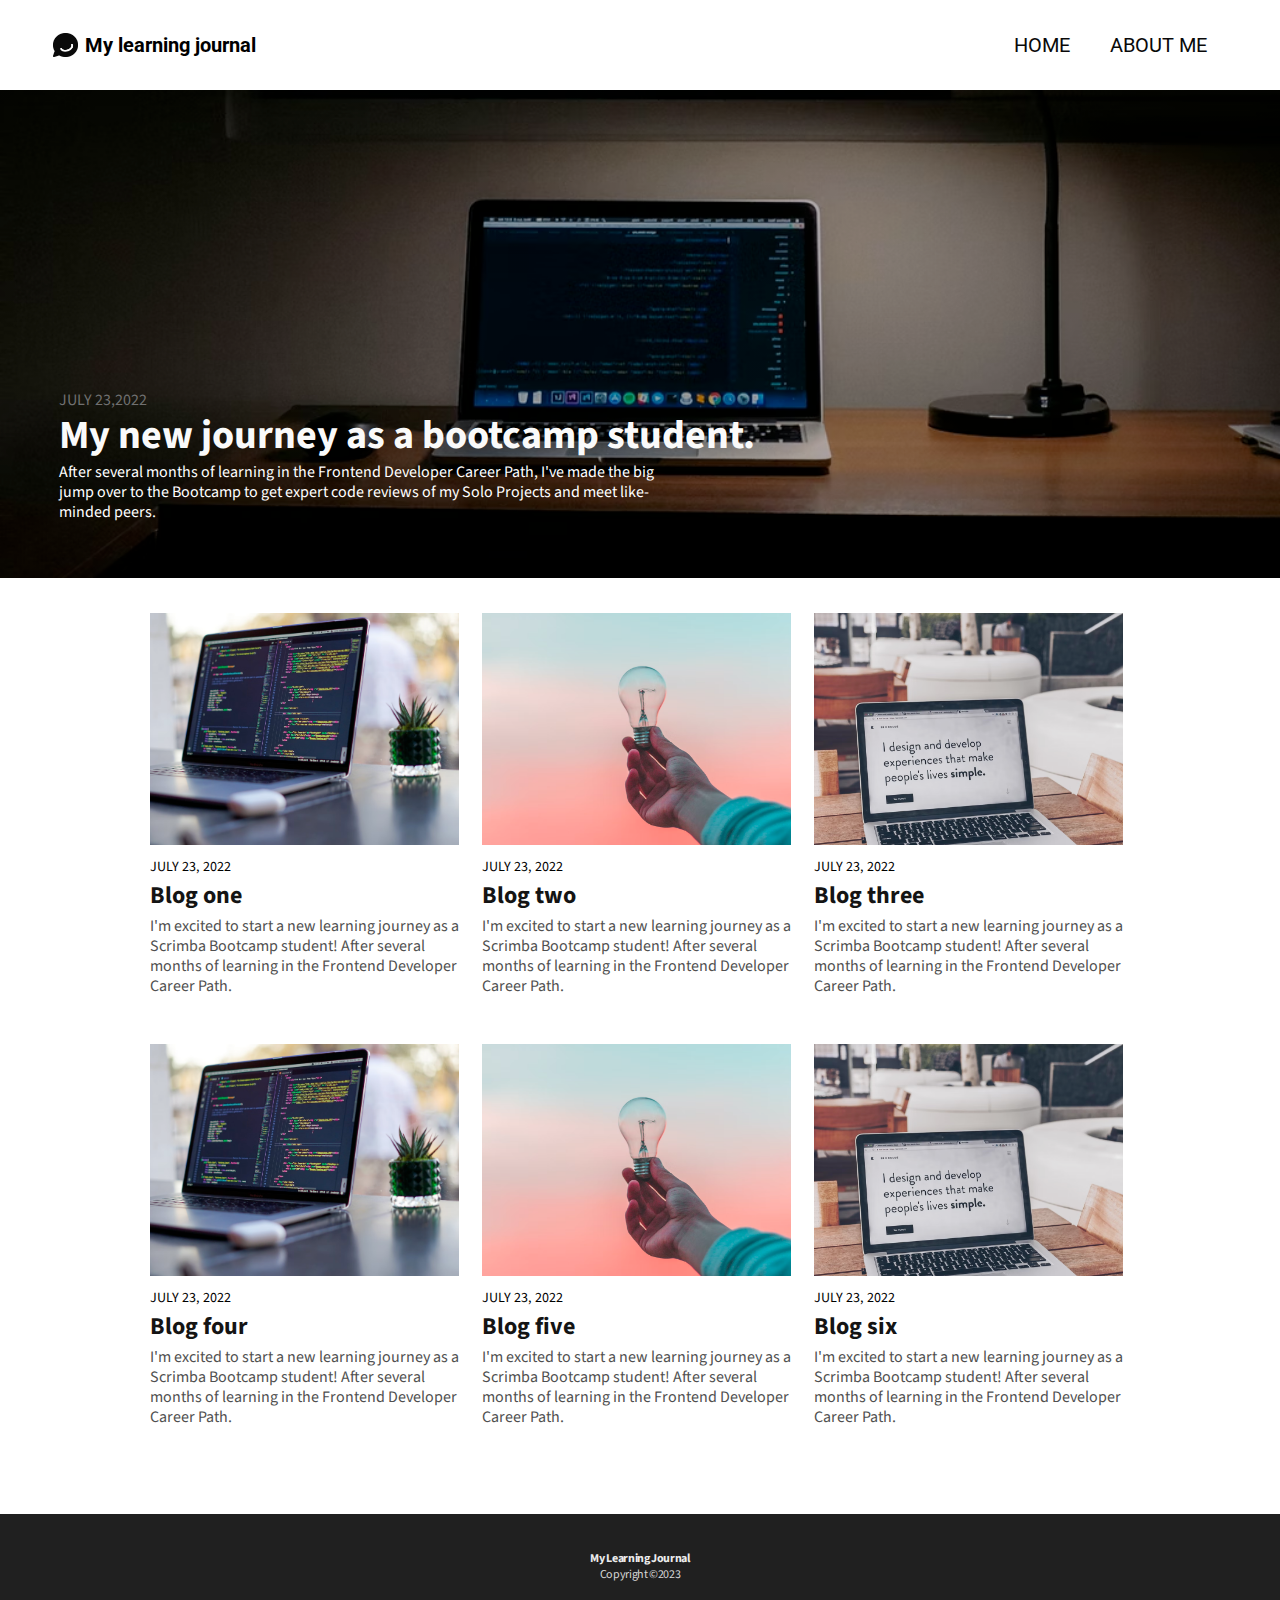
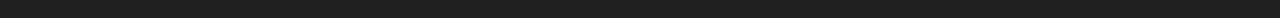
<file: index.html>
<html>
    <head>
        <title>My Learning Journal</title>
        <link rel="stylesheet" href="index.css"><meta name="viewport" content="width=device-width, initial-scale=1" /><link rel="preconnect" href="https://fonts.googleapis.com">
        <link rel="preconnect" href="https://fonts.gstatic.com" crossorigin>
        <link href="https://fonts.googleapis.com/css2?family=Roboto:ital,wght@0,500;0,700;1,400&family=Source+Sans+Pro:wght@400;600;700&display=swap" rel="stylesheet">

    </head>
    <body>
      <div class="header">
          <div class="logo">
            <img src="images/icon.png"/>
            <h4>My learning journal</h4>
          </div>
          <div class="menu">
            <ul>
              <li><a href="index.html">HOME</a></li>
              <li><a href="about.html">ABOUT ME</a></li>
            </ul>
          </div>
          </div>
          <div class="readable-content">
            <a href="journey.html">
            <img class="readable-content-image" src="images/bootcamp_student.png"/>
              <h6 class="date">JULY 23,2022</h6>
              <h1 class="readable-content-title">My new journey as a bootcamp student.</h1>
              <p class="readable-content-paragraph">
                After several months of learning in the Frontend Developer Career Path, I've made the big jump over to the Bootcamp to get expert code reviews of my Solo Projects and meet like-minded peers.
              </p>
            </a>
          </div>
          <div class="blogs-container">
            <div class="blog">
              <img class="blog-image" src="images/blog_one.png"/>
              <h6 class="blog-date">JULY 23, 2022</h6>
              <h1 class="blog-title">Blog one</h1>
              <p class="blog-content">I'm excited to start a new learning journey as a Scrimba Bootcamp student! After several months of learning in the Frontend Developer Career Path.</p>
            </div>
            <div class="blog">
              <img class="blog-image" src="images/blog_two.png"/>
              <h6 class="blog-date">JULY 23, 2022</h6>
              <h1 class="blog-title">Blog two</h1>
              <p class="blog-content">I'm excited to start a new learning journey as a Scrimba Bootcamp student! After several months of learning in the Frontend Developer Career Path.</p>
            </div>
            <div class="blog">
              <img class="blog-image" src="images/blog_three.png"/>
              <h6 class="blog-date">JULY 23, 2022</h6>
              <h1 class="blog-title">Blog three</h1>
              <p class="blog-content">I'm excited to start a new learning journey as a Scrimba Bootcamp student! After several months of learning in the Frontend Developer Career Path.</p>
            </div> 
            <div class="blog">
              <img class="blog-image" src="images/blog_one.png"/>
              <h6 class="blog-date">JULY 23, 2022</h6>
              <h1 class="blog-title">Blog four</h1>
              <p class="blog-content">I'm excited to start a new learning journey as a Scrimba Bootcamp student! After several months of learning in the Frontend Developer Career Path.</p>
            </div>
            <div class="blog">
              <img class="blog-image" src="images/blog_two.png"/>
              <h6 class="blog-date">JULY 23, 2022</h6>
              <h1 class="blog-title">Blog five</h1>
              <p class="blog-content">I'm excited to start a new learning journey as a Scrimba Bootcamp student! After several months of learning in the Frontend Developer Career Path.</p>
            </div>
            <div class="blog">
              <img class="blog-image" src="images/blog_three.png"/>
              <h6 class="blog-date">JULY 23, 2022</h6>
              <h1 class="blog-title">Blog six</h1>
              <p class="blog-content">I'm excited to start a new learning journey as a Scrimba Bootcamp student! After several months of learning in the Frontend Developer Career Path.</p>
            </div>
      
      </div>
      <div class="footer">
        <h4>My Learning Journal</h4>
        <h4 class="copyright">Copyright ©2023</h4>
      </div>
    </body>
</html>
</file>
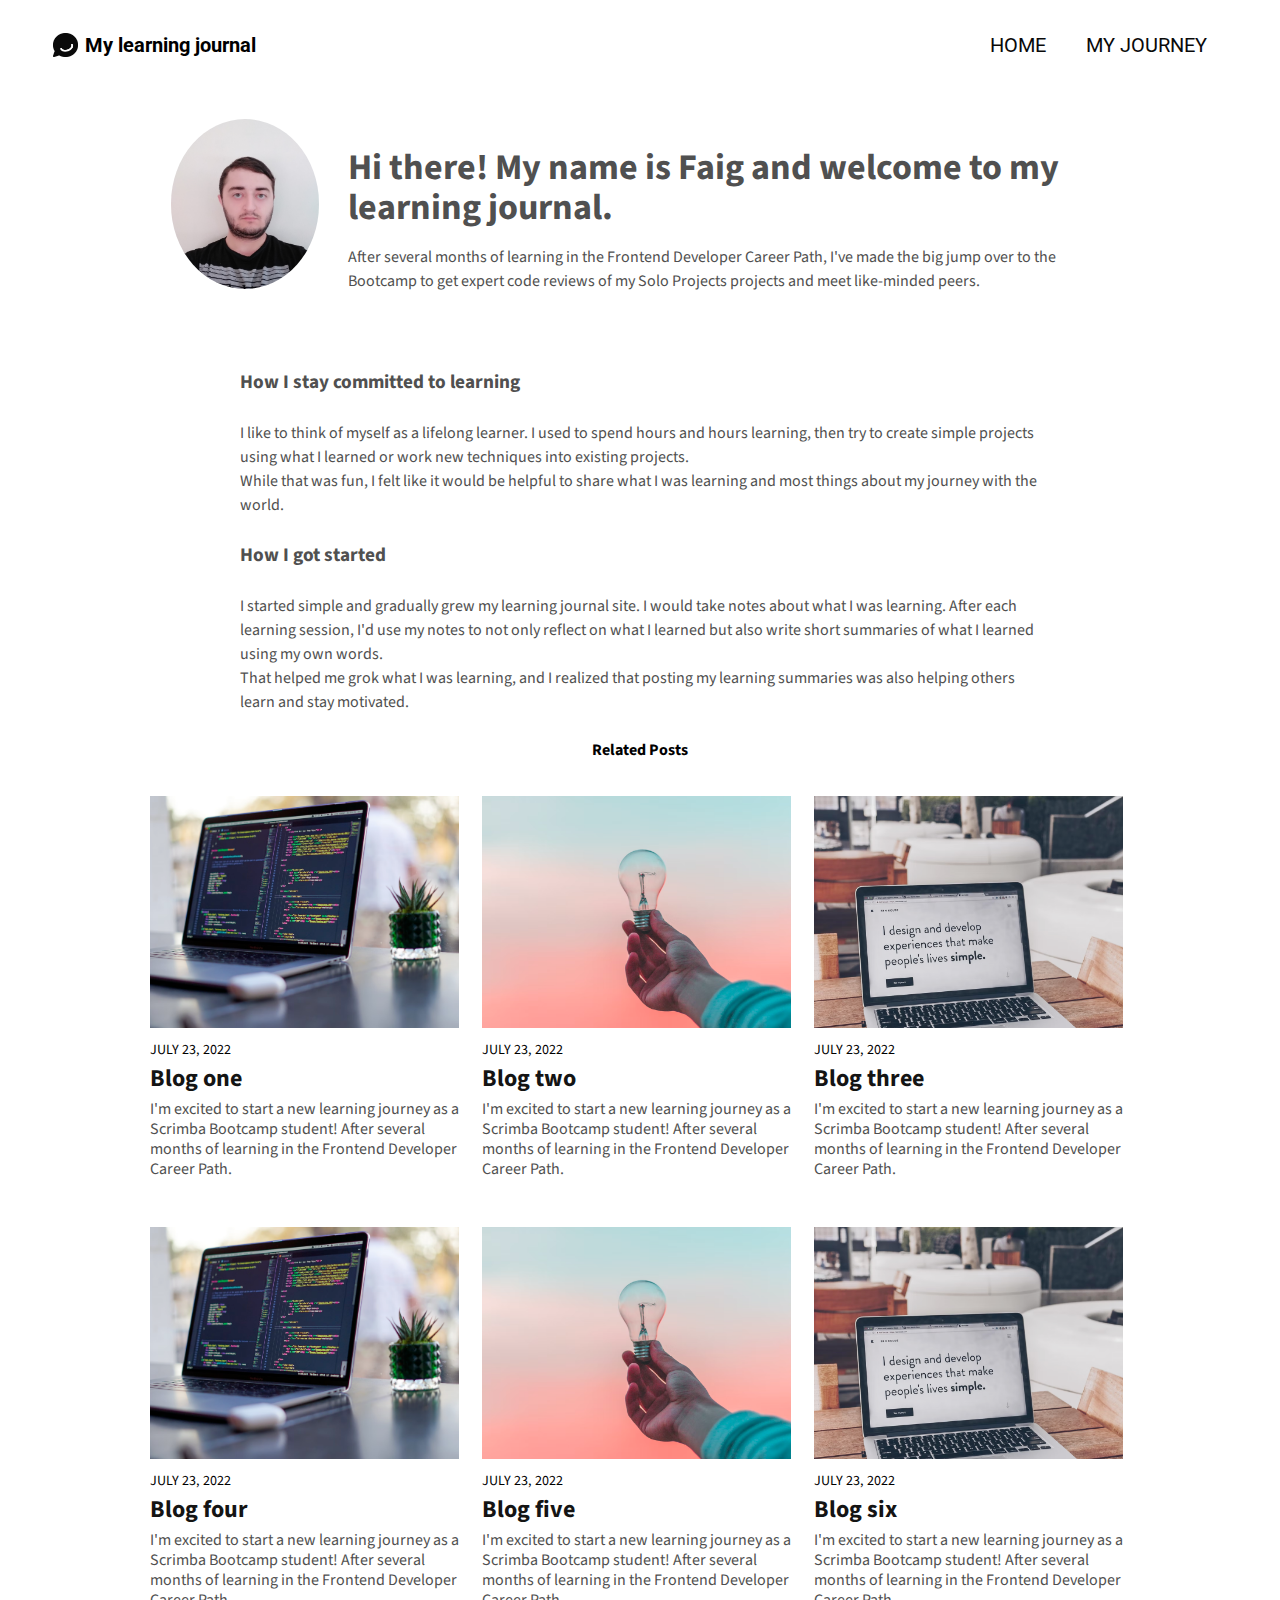
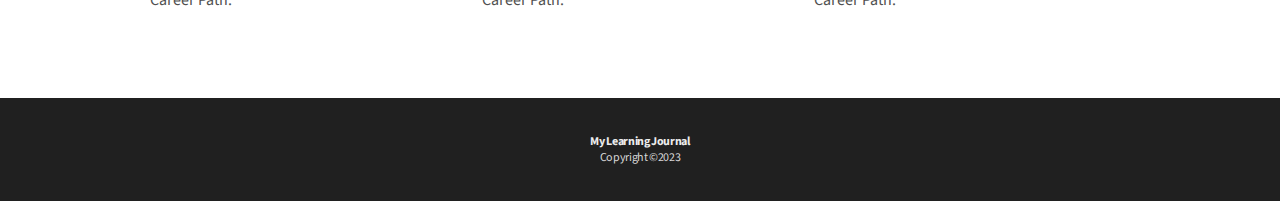
<file: about.html>
<html>
    <head>
        <title>About me</title>
        <link rel="stylesheet" href="index.css"><meta name="viewport" content="width=device-width, initial-scale=1" /><link rel="preconnect" href="https://fonts.googleapis.com">
        <link rel="preconnect" href="https://fonts.gstatic.com" crossorigin>
        <link href="https://fonts.googleapis.com/css2?family=Roboto:ital,wght@0,500;0,700;1,400&family=Source+Sans+Pro:wght@400;600;700&display=swap" rel="stylesheet">

    </head>
    <body>
      <div class="header">
          <div class="logo">
            <img src="images/icon.png"/>
            <h4>My learning journal</h4>
          </div>
          <div class="menu">
            <ul>
              <li><a href="index.html">HOME</a></li>
              <li><a href="journey.html">MY JOURNEY</a></li>
            </ul>
          </div>
          </div>
<div class="about-container">
  <div class="about-flex-container">
  <img src="images/faiq.jpg" class="profile-pic"/>
  <div><h1>Hi there! My name is Faig and welcome to my learning journal.</h1>
  <p>After several months of learning in the Frontend Developer Career Path, I've made the big jump over to the Bootcamp to get expert code reviews of my Solo Projects projects and meet like-minded peers.</p></div>
  </div>
  <div class="about-texts">
  <h4>How I stay committed to learning</h4>
  <p>I like to think of myself as a lifelong learner. I used to spend hours and hours learning, then try to create simple projects using what I learned or work new techniques into existing projects.</p>
  <p>While that was fun, I felt like it would be helpful to share what I was learning and most things about my journey with the world.</p>
  <h4>How I got started</h4>
  <p>I started simple and gradually grew my learning journal site. I would take notes about what I was learning. After each learning session, I'd use my notes to not only reflect on what I learned but also write short summaries of what I learned using my own words.</p>
  <p>That helped me grok what I was learning, and I realized that posting my learning summaries was also helping others learn and stay motivated.</p>
</div>
</div>
<span style="text-align: center;font-weight: 700;">Related Posts</span>
          <div class="blogs-container">
            <div class="blog">
              <img class="blog-image" src="images/blog_one.png"/>
              <h6 class="blog-date">JULY 23, 2022</h6>
              <h1 class="blog-title">Blog one</h1>
              <p class="blog-content">I'm excited to start a new learning journey as a Scrimba Bootcamp student! After several months of learning in the Frontend Developer Career Path.</p>
            </div>
            <div class="blog">
              <img class="blog-image" src="images/blog_two.png"/>
              <h6 class="blog-date">JULY 23, 2022</h6>
              <h1 class="blog-title">Blog two</h1>
              <p class="blog-content">I'm excited to start a new learning journey as a Scrimba Bootcamp student! After several months of learning in the Frontend Developer Career Path.</p>
            </div>
            <div class="blog">
              <img class="blog-image" src="images/blog_three.png"/>
              <h6 class="blog-date">JULY 23, 2022</h6>
              <h1 class="blog-title">Blog three</h1>
              <p class="blog-content">I'm excited to start a new learning journey as a Scrimba Bootcamp student! After several months of learning in the Frontend Developer Career Path.</p>
            </div> 
            <div class="blog">
              <img class="blog-image" src="images/blog_one.png"/>
              <h6 class="blog-date">JULY 23, 2022</h6>
              <h1 class="blog-title">Blog four</h1>
              <p class="blog-content">I'm excited to start a new learning journey as a Scrimba Bootcamp student! After several months of learning in the Frontend Developer Career Path.</p>
            </div>
            <div class="blog">
              <img class="blog-image" src="images/blog_two.png"/>
              <h6 class="blog-date">JULY 23, 2022</h6>
              <h1 class="blog-title">Blog five</h1>
              <p class="blog-content">I'm excited to start a new learning journey as a Scrimba Bootcamp student! After several months of learning in the Frontend Developer Career Path.</p>
            </div>
            <div class="blog">
              <img class="blog-image" src="images/blog_three.png"/>
              <h6 class="blog-date">JULY 23, 2022</h6>
              <h1 class="blog-title">Blog six</h1>
              <p class="blog-content">I'm excited to start a new learning journey as a Scrimba Bootcamp student! After several months of learning in the Frontend Developer Career Path.</p>
            </div>
      
      </div>
      <div class="footer">
        <h4>My Learning Journal</h4>
        <h4 class="copyright">Copyright ©2023</h4>
      </div>
    </body>
</html>
</file>
<file: index.css>
*, *::before, *::after {
  box-sizing: border-box;  
}
*,a,ul,li,h1{
  margin: 0;
  padding: 0;
  text-decoration: none;
  color: inherit;
  list-style: none;
  font-family: inherit;
}
body{
  display: flex;
  flex-direction: column;
  font-family: 'Source Sans Pro', sans-serif;
  min-width: 416px;
}
.header{
  width: 100%;
  min-height: 10%;
  display: flex;
  justify-content: space-between;
  padding: 1em 1em;
  font-family: 'Roboto',sans-serif;
}
.logo{
  display: flex;
  justify-content:start;
  align-items: center;
}
.logo img{
  height: 1.56rem;
  width: 1.56rem;
  margin-right: 0.35em;
}

/*Menu*/
.menu{
  display: flex;
}
.menu ul{
  list-style: none;
  display: flex;
  justify-content: end;
  align-items: center;
  
}
.menu li{
  margin: 0 1em;
}
.menu a{
  color:#090909;
}


/*Readable content*/
.readable-content{
  width: 100%;
  background-size: cover;
  background-repeat: no-repeat;
  height: 300px;
  background-position: center;
  position: relative;background: linear-gradient(0deg, rgba(0, 0, 0, 0.31), rgba(0, 0, 0, 0.31));
  padding: 6.68em 1.25em 1.5em;
  color: #707070;
}

.readable-content-image{
  width: 100%;
  height: 100%;
  object-fit: cover;
  object-position: bottom;
  position: absolute;
  top: 0;
  left: 0;
  right: 0;
  transform: matrix(-1, 0, 0, 1, 0, 0);
  z-index: -1;
}
.date{
  font-size: 0.7rem;
  font-weight: 400;
}
.readable-content-title{
  color: #FAFAFA;
  font-size: 2rem;
  font-weight: 700;
  line-height: 35px;

}
.readable-content-paragraph{
  color: #FFFFFF;
  font-size: 1rem;
  line-height: 20px;
}



/*Post page*/
.post{
  color: #151515;
  padding: 2em 1.5em;
  font-size: 1rem;
  font-weight: 400;
  line-height: 1.25;
  max-width: 990px;
}
.post h1{
  font-size: 2rem;
  font-weight: 700;
  margin-top: 0.5em;
  margin-bottom: 0.5em;
}
.post p{
  margin: 0.5em 0em 2.5em;
}
.post img{
  width: 100%;
  min-width: 100%;
  height: 191px;
  object-fit:cover;
  background: linear-gradient(0deg, rgba(0, 0, 0, 0.31), rgba(0, 0, 0, 0.31)), url(image.png);
  transform: matrix(-1, 0, 0, 1, 0, 0);
  object-position:20% 60%;
  border-radius: 3px;
  opacity: 74%;
}
.post h4{
  margin: 1.9em 0;
  font-weight: 700;
}
/*About Me Page*/
.about-container{
  display: flex;
  flex-direction: column;
  width: 374px;
  margin: 1.6em auto;
  font-size: 1rem;
  font-weight: 400;
  color: #505050;
  line-height: 1.5;
}
.about-container h1{
  font-size: 2.25rem;
  line-height: 1.1;
  margin: 0.9em 0 0.5em;
}
.about-container h4{
  font-size: 1.2rem;
  line-height: 4;
  font-weight: 700;
}
.about-flex-container{
  display: flex;
  flex-direction: column;
}
.profile-pic{
  width: 182px;
  height: 182px;
  object-fit: cover;
  border-radius: 50%;
}
/*Blogs pages*/
.blogs-container{
  margin-top: 2.2em;
  max-width: 1085px;
  padding: 0 1.25em;
  display: flex;
  flex-direction: column;
  gap: 2em;
  margin-left: auto;
  margin-right: auto;
}
.blog{
  width: min-content;
  margin-bottom: 2em;
}
.blog-image{
  width: 374px;
  height: 232px;
  object-fit: cover;
  margin-bottom: 0.87em;
  align-self: center;
}
.blog-date{
  font-size: 0.92rem;
  line-height: 1.27;
  font-size: 0.88rem;
  font-weight: 400;
  color:#000000;
}
.blog-title{
  font-size: 1.5rem;
  line-height: 1.62;
  font-weight: 700;
  color: #141414;
}
.blog-content{
  color: #505050;
  font-size: 1rem;
  line-height: 1.25;
}
.footer{
  display: flex;
  width: 100%;
  background-color: #202020;
  flex-direction: column;
  text-align: center;
  letter-spacing: -0.03em;
  color: #ECECEC;
  font-size: 0.75rem;
  font-weight: 700;
  line-height: 1.1;
  margin-top: 4.66em;
  padding: 3.1em;
  gap:0.25em;
}
.copyright{
  font-weight: 400;
  color: #D7D7D7;
}

/*Media queries*/
@media (min-width:1085px) {
  .header{
    height: 83px;
    padding: 0 2.65em;
    font-size: 1.25rem;
    
  }

/*Readable Content Desktop*/

  .readable-content{
    height: 488px;
    padding: 18.75em 3.68em 3.65em;
    background: linear-gradient(190deg, rgba(0, 0, 0, 0.31), rgba(0, 0, 0, 0.31));
  }
  .date{
    font-size: 1rem;
    line-height: 1.25;
  }
  .readable-content-title{
    font-size: 2.5rem;
    line-height: 1.3;
  }
  .readable-content-paragraph{
    width: 615px;
  }
  
  /*Post Page Desktop*/
  .post{
    padding:0 auto 0 4.43em;
    margin: 0 auto;
  }
  .post img{
    width: 979px;
    height: 488px; 
    align-self: left;
    object-position:40% 68%;
    opacity: 1;
    margin-left: 0;
  }
  .post p,.post h1,.post h4,.post h6{
    display: block;
    margin-left: auto;
    margin-right: auto;
    max-width: 844px;
  }
  /*About Page Desktop*/
  .about-container{
    min-width: 979px;
    max-width: 1085px;
  }
  .about-container p,.about-container h4{
    max-width: 800px;
    margin: 0 auto;
  }
  .about-flex-container{
    display: flex;
    flex-direction: row;
    gap: 1.8em;
    align-items: center;
    max-width: 979px;
    margin: 0 20px;
  }
  .about-flex-container p{
    margin-left: 0;
    max-width: 764px;
  }
  .profile-pic{
    width: 192px;
    height: 170px;
    border-radius: 50%;
  }
  .about-texts{
    margin-top: 3.18em;
  }
  /*Blogs Page Desktop*/
  .blogs-container{
    flex-direction: row;
    flex-wrap: wrap;
    justify-content: space-between;
    gap: 1em;
    padding: 0 3.31em;
  }
  .blog{
    flex: 1 220px;
  }
  .blog-image{
    width: 309px;
  }
  .readable-content-image{
    width: 100%;
    object-fit: cover;
    object-position: 0% 85%;
  }
}
</file>
